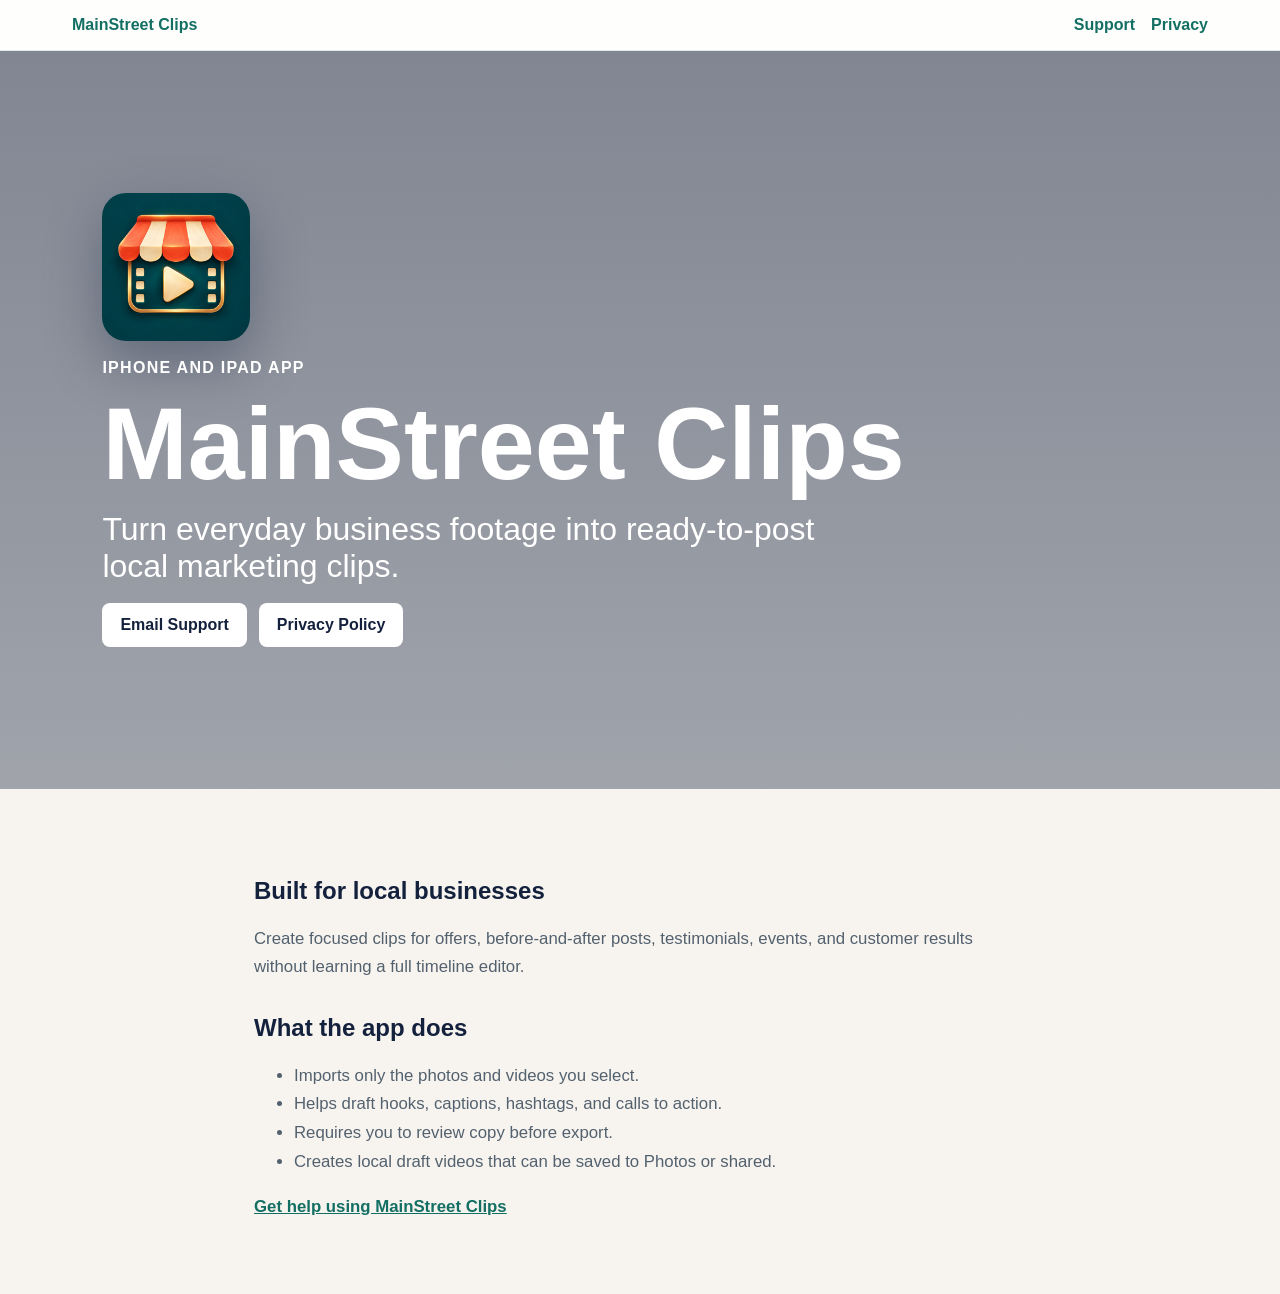
<file: index.html>
<!doctype html>
<html lang="en">
<head>
  <meta charset="utf-8">
  <meta name="viewport" content="width=device-width, initial-scale=1">
  <title>MainStreet Clips</title>
  <meta name="description" content="Turn everyday business footage into ready-to-post local marketing clips.">
  <link rel="stylesheet" href="style.css">
  <link rel="icon" href="app-icon.png">
</head>
<body>
  <nav class="site-nav" aria-label="Main navigation">
    <a href="index.html" aria-current="page">MainStreet Clips</a>
    <span>
      <a href="support.html">Support</a>
      <a href="privacy.html">Privacy</a>
    </span>
  </nav>
  <main class="hero">
    <img class="app-icon" src="app-icon.png" alt="">
    <p class="eyebrow">iPhone and iPad app</p>
    <h1>MainStreet Clips</h1>
    <p class="lede">Turn everyday business footage into ready-to-post local marketing clips.</p>
    <div class="actions">
      <a href="mailto:FreeRangeLabs@drumnbus.com">Email Support</a>
      <a href="privacy.html">Privacy Policy</a>
    </div>
  </main>
  <section class="content">
    <h2>Built for local businesses</h2>
    <p>Create focused clips for offers, before-and-after posts, testimonials, events, and customer results without learning a full timeline editor.</p>
    <h2>What the app does</h2>
    <ul>
      <li>Imports only the photos and videos you select.</li>
      <li>Helps draft hooks, captions, hashtags, and calls to action.</li>
      <li>Requires you to review copy before export.</li>
      <li>Creates local draft videos that can be saved to Photos or shared.</li>
    </ul>
    <p><a class="text-link" href="support.html">Get help using MainStreet Clips</a></p>
  </section>
</body>
</html>
</file>
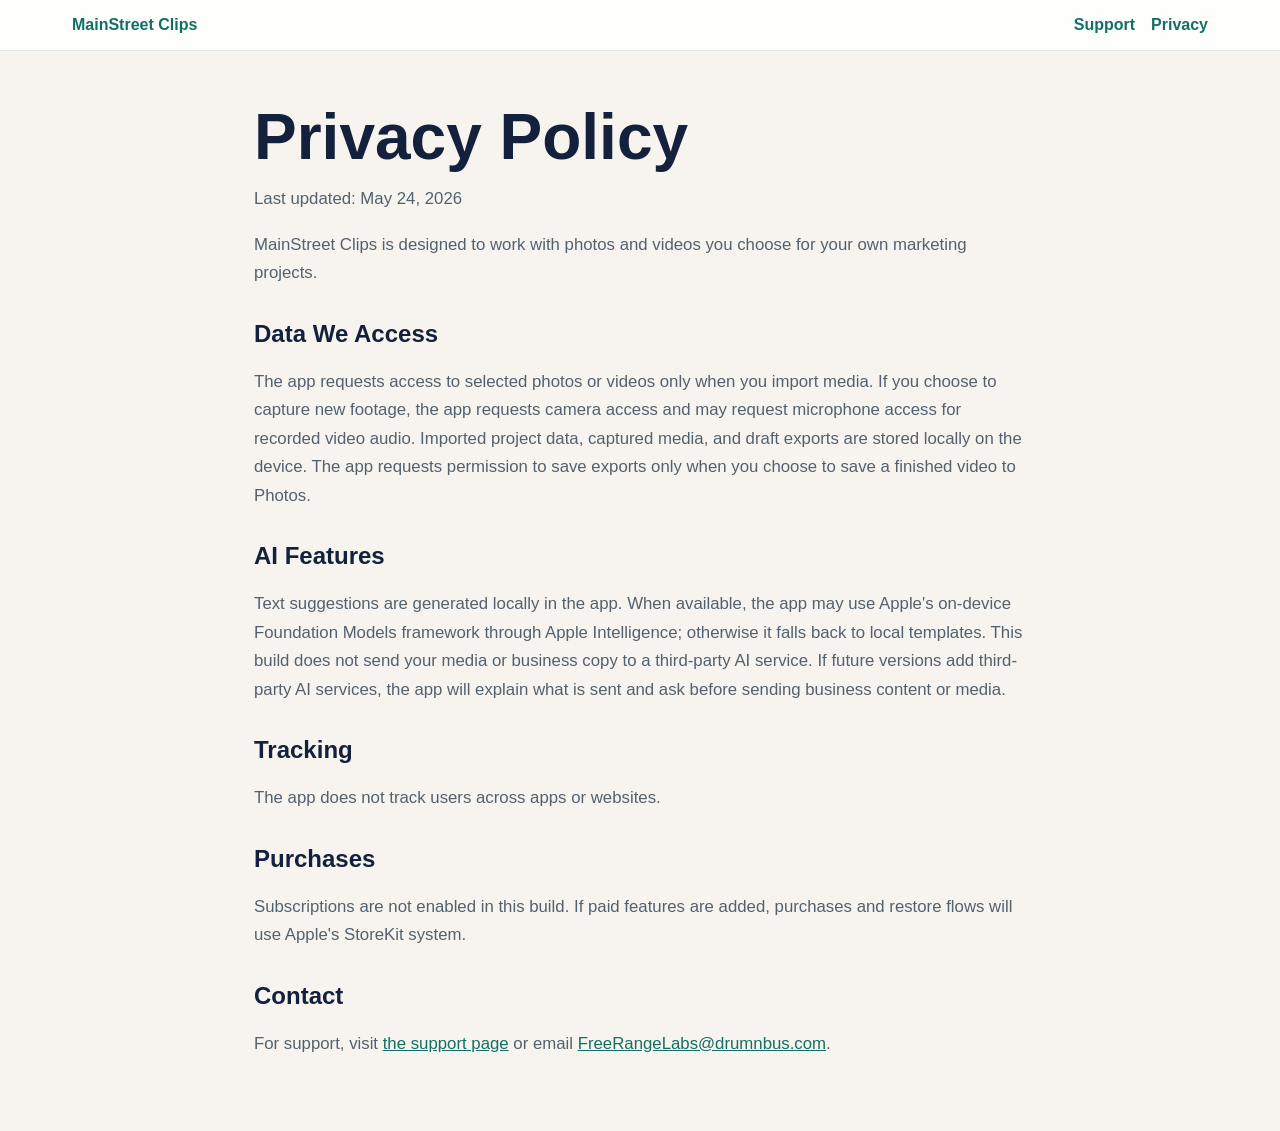
<file: privacy.html>
<!doctype html>
<html lang="en">
<head>
  <meta charset="utf-8">
  <meta name="viewport" content="width=device-width, initial-scale=1">
  <title>Privacy Policy | MainStreet Clips</title>
  <link rel="stylesheet" href="style.css">
  <link rel="icon" href="app-icon.png">
</head>
<body>
  <nav class="site-nav" aria-label="Main navigation">
    <a href="index.html">MainStreet Clips</a>
    <span>
      <a href="support.html">Support</a>
      <a href="privacy.html" aria-current="page">Privacy</a>
    </span>
  </nav>
  <main class="content">
    <h1>Privacy Policy</h1>
    <p>Last updated: May 24, 2026</p>
    <p>MainStreet Clips is designed to work with photos and videos you choose for your own marketing projects.</p>
    <h2>Data We Access</h2>
    <p>The app requests access to selected photos or videos only when you import media. If you choose to capture new footage, the app requests camera access and may request microphone access for recorded video audio. Imported project data, captured media, and draft exports are stored locally on the device. The app requests permission to save exports only when you choose to save a finished video to Photos.</p>
    <h2>AI Features</h2>
    <p>Text suggestions are generated locally in the app. When available, the app may use Apple's on-device Foundation Models framework through Apple Intelligence; otherwise it falls back to local templates. This build does not send your media or business copy to a third-party AI service. If future versions add third-party AI services, the app will explain what is sent and ask before sending business content or media.</p>
    <h2>Tracking</h2>
    <p>The app does not track users across apps or websites.</p>
    <h2>Purchases</h2>
    <p>Subscriptions are not enabled in this build. If paid features are added, purchases and restore flows will use Apple's StoreKit system.</p>
    <h2>Contact</h2>
    <p>For support, visit <a href="support.html">the support page</a> or email <a href="mailto:FreeRangeLabs@drumnbus.com">FreeRangeLabs@drumnbus.com</a>.</p>
  </main>
</body>
</html>
</file>
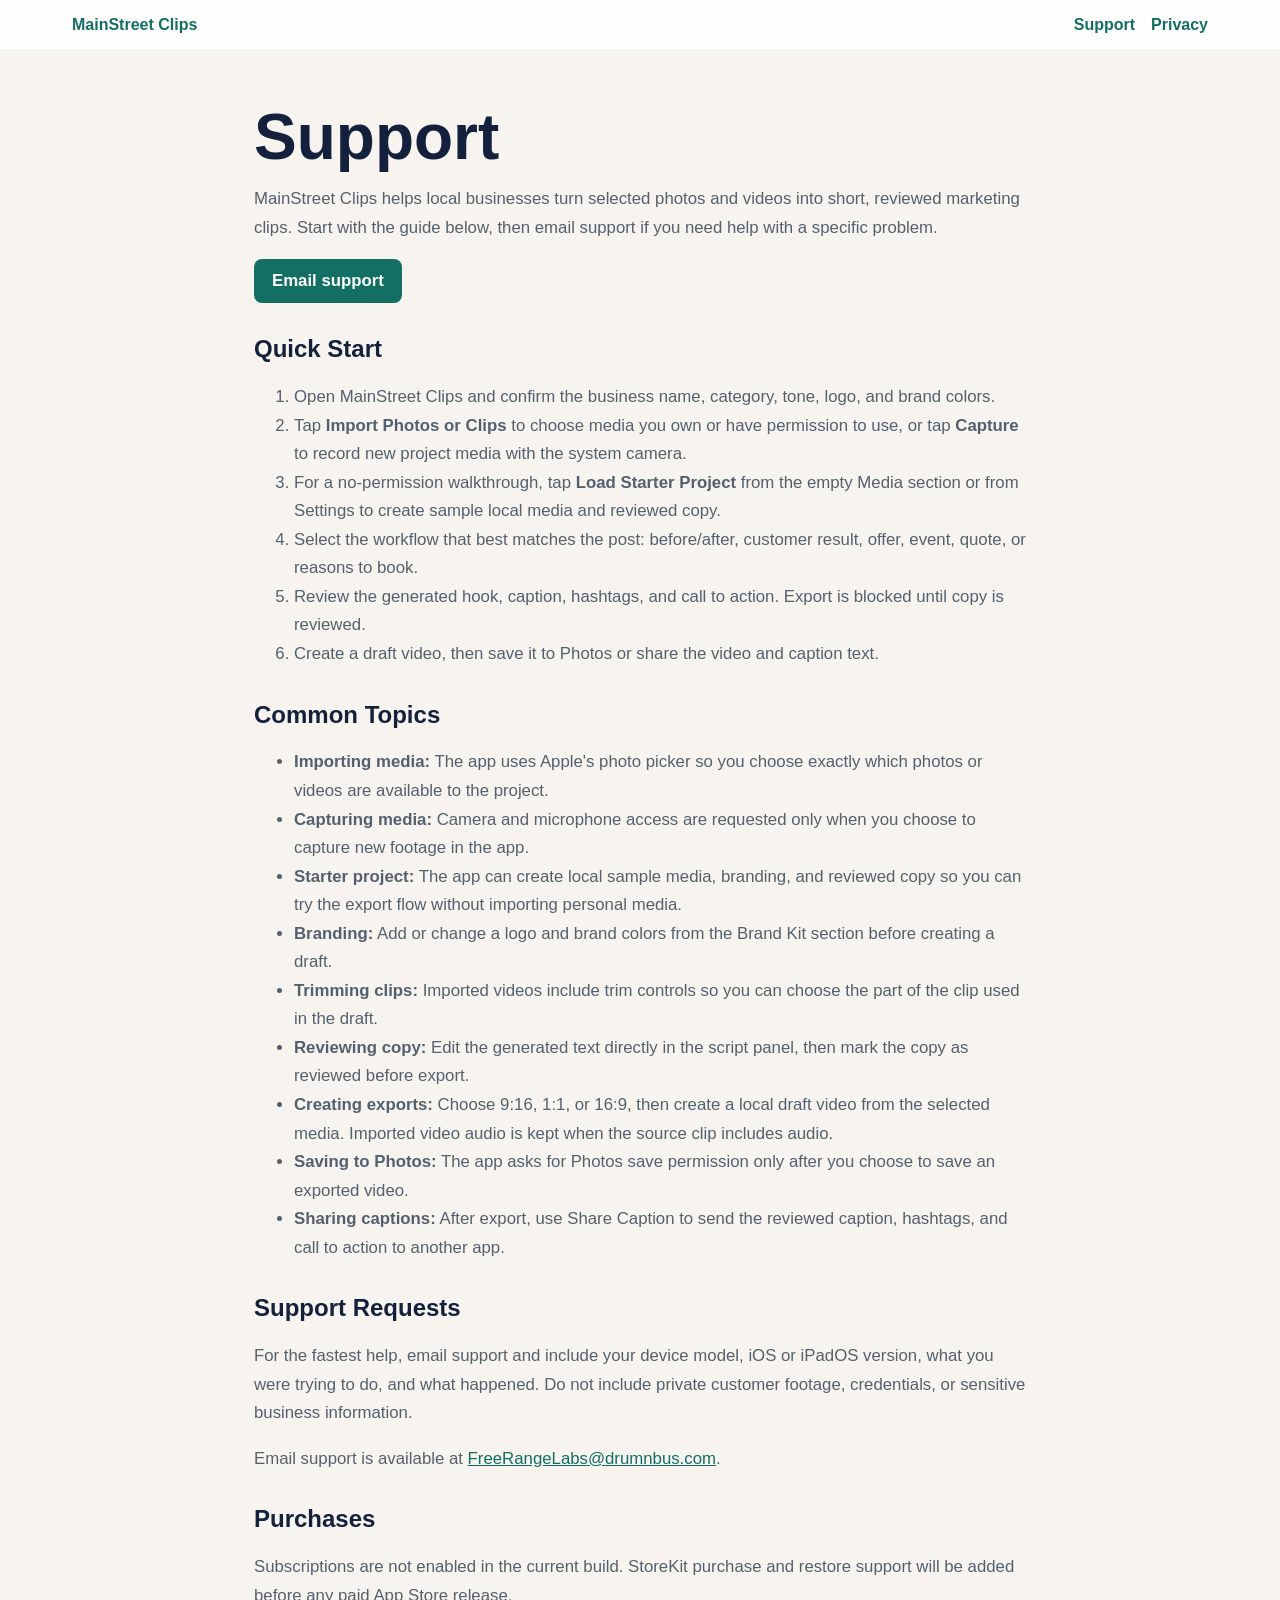
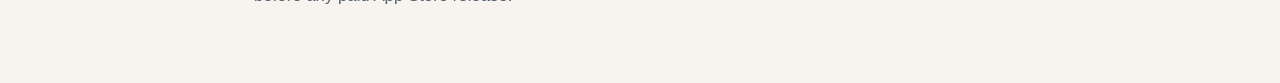
<file: support.html>
<!doctype html>
<html lang="en">
<head>
  <meta charset="utf-8">
  <meta name="viewport" content="width=device-width, initial-scale=1">
  <title>Support | MainStreet Clips</title>
  <link rel="stylesheet" href="style.css">
  <link rel="icon" href="app-icon.png">
</head>
<body>
  <nav class="site-nav" aria-label="Main navigation">
    <a href="index.html">MainStreet Clips</a>
    <span>
      <a href="support.html" aria-current="page">Support</a>
      <a href="privacy.html">Privacy</a>
    </span>
  </nav>
  <main class="content">
    <h1>Support</h1>
    <p>MainStreet Clips helps local businesses turn selected photos and videos into short, reviewed marketing clips. Start with the guide below, then email support if you need help with a specific problem.</p>

    <p class="support-actions">
      <a class="button-link" href="mailto:FreeRangeLabs@drumnbus.com?subject=MainStreet%20Clips%20Support">Email support</a>
    </p>

    <h2>Quick Start</h2>
    <ol>
      <li>Open MainStreet Clips and confirm the business name, category, tone, logo, and brand colors.</li>
      <li>Tap <strong>Import Photos or Clips</strong> to choose media you own or have permission to use, or tap <strong>Capture</strong> to record new project media with the system camera.</li>
      <li>For a no-permission walkthrough, tap <strong>Load Starter Project</strong> from the empty Media section or from Settings to create sample local media and reviewed copy.</li>
      <li>Select the workflow that best matches the post: before/after, customer result, offer, event, quote, or reasons to book.</li>
      <li>Review the generated hook, caption, hashtags, and call to action. Export is blocked until copy is reviewed.</li>
      <li>Create a draft video, then save it to Photos or share the video and caption text.</li>
    </ol>

    <h2>Common Topics</h2>
    <ul>
      <li><strong>Importing media:</strong> The app uses Apple's photo picker so you choose exactly which photos or videos are available to the project.</li>
      <li><strong>Capturing media:</strong> Camera and microphone access are requested only when you choose to capture new footage in the app.</li>
      <li><strong>Starter project:</strong> The app can create local sample media, branding, and reviewed copy so you can try the export flow without importing personal media.</li>
      <li><strong>Branding:</strong> Add or change a logo and brand colors from the Brand Kit section before creating a draft.</li>
      <li><strong>Trimming clips:</strong> Imported videos include trim controls so you can choose the part of the clip used in the draft.</li>
      <li><strong>Reviewing copy:</strong> Edit the generated text directly in the script panel, then mark the copy as reviewed before export.</li>
      <li><strong>Creating exports:</strong> Choose 9:16, 1:1, or 16:9, then create a local draft video from the selected media. Imported video audio is kept when the source clip includes audio.</li>
      <li><strong>Saving to Photos:</strong> The app asks for Photos save permission only after you choose to save an exported video.</li>
      <li><strong>Sharing captions:</strong> After export, use Share Caption to send the reviewed caption, hashtags, and call to action to another app.</li>
    </ul>

    <h2>Support Requests</h2>
    <p>For the fastest help, email support and include your device model, iOS or iPadOS version, what you were trying to do, and what happened. Do not include private customer footage, credentials, or sensitive business information.</p>
    <p>Email support is available at <a href="mailto:FreeRangeLabs@drumnbus.com">FreeRangeLabs@drumnbus.com</a>.</p>

    <h2>Purchases</h2>
    <p>Subscriptions are not enabled in the current build. StoreKit purchase and restore support will be added before any paid App Store release.</p>
  </main>
</body>
</html>
</file>
<file: style.css>
:root {
  color-scheme: light dark;
  --bg: #f7f4ef;
  --ink: #14213d;
  --muted: #53616f;
  --accent: #136f63;
  --card: #ffffff;
}

* {
  box-sizing: border-box;
}

body {
  margin: 0;
  font-family: -apple-system, BlinkMacSystemFont, "Segoe UI", sans-serif;
  background: var(--bg);
  color: var(--ink);
}

a {
  color: var(--accent);
}

.site-nav {
  position: sticky;
  top: 0;
  z-index: 10;
  display: flex;
  justify-content: space-between;
  gap: 16px;
  padding: 16px clamp(20px, 6vw, 72px);
  background: color-mix(in srgb, var(--card) 86%, transparent);
  backdrop-filter: blur(18px);
  border-bottom: 1px solid color-mix(in srgb, var(--ink) 10%, transparent);
}

.site-nav a {
  font-weight: 700;
  text-decoration: none;
}

.site-nav span {
  display: flex;
  gap: 16px;
}

.hero {
  min-height: 82vh;
  display: grid;
  align-content: center;
  gap: 18px;
  padding: 8vw;
  background:
    linear-gradient(rgba(20, 33, 61, 0.52), rgba(20, 33, 61, 0.38)),
    url("https://images.unsplash.com/photo-1497366754035-f200968a6e72?auto=format&fit=crop&w=1800&q=80") center / cover;
  color: white;
}

.app-icon {
  width: clamp(96px, 14vw, 148px);
  height: clamp(96px, 14vw, 148px);
  border-radius: 24px;
  box-shadow: 0 22px 54px rgba(20, 33, 61, 0.35);
}

.eyebrow {
  margin: 0;
  text-transform: uppercase;
  letter-spacing: 0.08em;
  font-weight: 700;
}

h1 {
  margin: 0;
  font-size: clamp(3rem, 8vw, 6.5rem);
  line-height: 0.96;
}

.lede {
  max-width: 760px;
  margin: 0;
  font-size: clamp(1.2rem, 2.5vw, 2rem);
}

.actions {
  display: flex;
  flex-wrap: wrap;
  gap: 12px;
}

.actions a {
  display: inline-flex;
  align-items: center;
  min-height: 44px;
  padding: 0 18px;
  border-radius: 8px;
  background: white;
  color: var(--ink);
  text-decoration: none;
  font-weight: 700;
}

.button-link {
  display: inline-flex;
  align-items: center;
  min-height: 44px;
  padding: 0 18px;
  border-radius: 8px;
  background: var(--accent);
  color: white;
  text-decoration: none;
  font-weight: 700;
}

.button-link.secondary {
  background: var(--card);
  color: var(--ink);
  border: 1px solid color-mix(in srgb, var(--ink) 16%, transparent);
}

.support-actions {
  display: flex;
  flex-wrap: wrap;
  gap: 12px;
}

.text-link {
  font-weight: 700;
}

.content {
  max-width: 820px;
  margin: 0 auto;
  padding: 56px 24px;
}

.content h1 {
  font-size: clamp(2.5rem, 6vw, 4rem);
  color: var(--ink);
}

.content h2 {
  margin-top: 32px;
}

.content p,
.content li {
  color: var(--muted);
  font-size: 1.05rem;
  line-height: 1.7;
}

@media (max-width: 560px) {
  .site-nav,
  .site-nav span {
    align-items: flex-start;
    flex-direction: column;
  }
}
</file>
